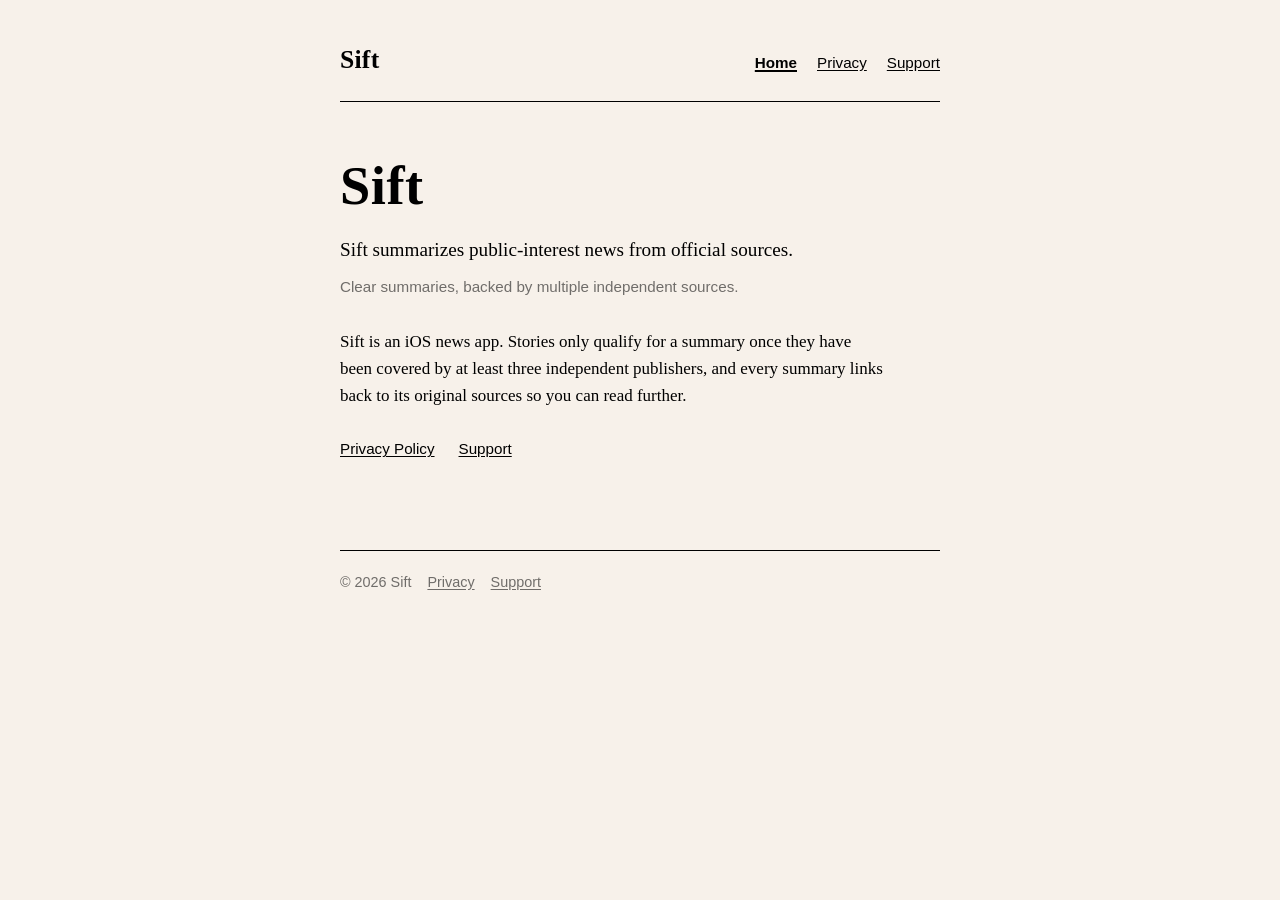
<file: index.html>
<!DOCTYPE html>
<html lang="en">
<head>
<meta charset="UTF-8">
<meta name="viewport" content="width=device-width, initial-scale=1">
<title>Sift</title>
<meta name="description" content="Sift summarizes public-interest news from official sources.">
<link rel="stylesheet" href="styles.css">
</head>
<body>
<div class="wrap">
  <header class="site-header">
    <a class="brand" href="index.html">Sift</a>
    <nav aria-label="Primary">
      <a href="index.html" aria-current="page">Home</a>
      <a href="privacy.html">Privacy</a>
      <a href="support.html">Support</a>
    </nav>
  </header>

  <main>
    <div class="hero">
      <h1 class="wordmark-hero">Sift</h1>
      <p class="tagline">Sift summarizes public-interest news from official sources.</p>
      <p class="supporting-line">Clear summaries, backed by multiple independent sources.</p>

      <p class="body-copy">
        Sift is an iOS news app. Stories only qualify for a summary once they have
        been covered by at least three independent publishers, and every summary
        links back to its original sources so you can read further.
      </p>

      <nav class="inline-links" aria-label="Site links">
        <a href="privacy.html">Privacy Policy</a>
        <a href="support.html">Support</a>
      </nav>
    </div>
  </main>

  <footer class="site-footer">
    <span>&copy; 2026 Sift</span>
    <a href="privacy.html">Privacy</a>
    <a href="support.html">Support</a>
  </footer>
</div>
</body>
</html>
</file>
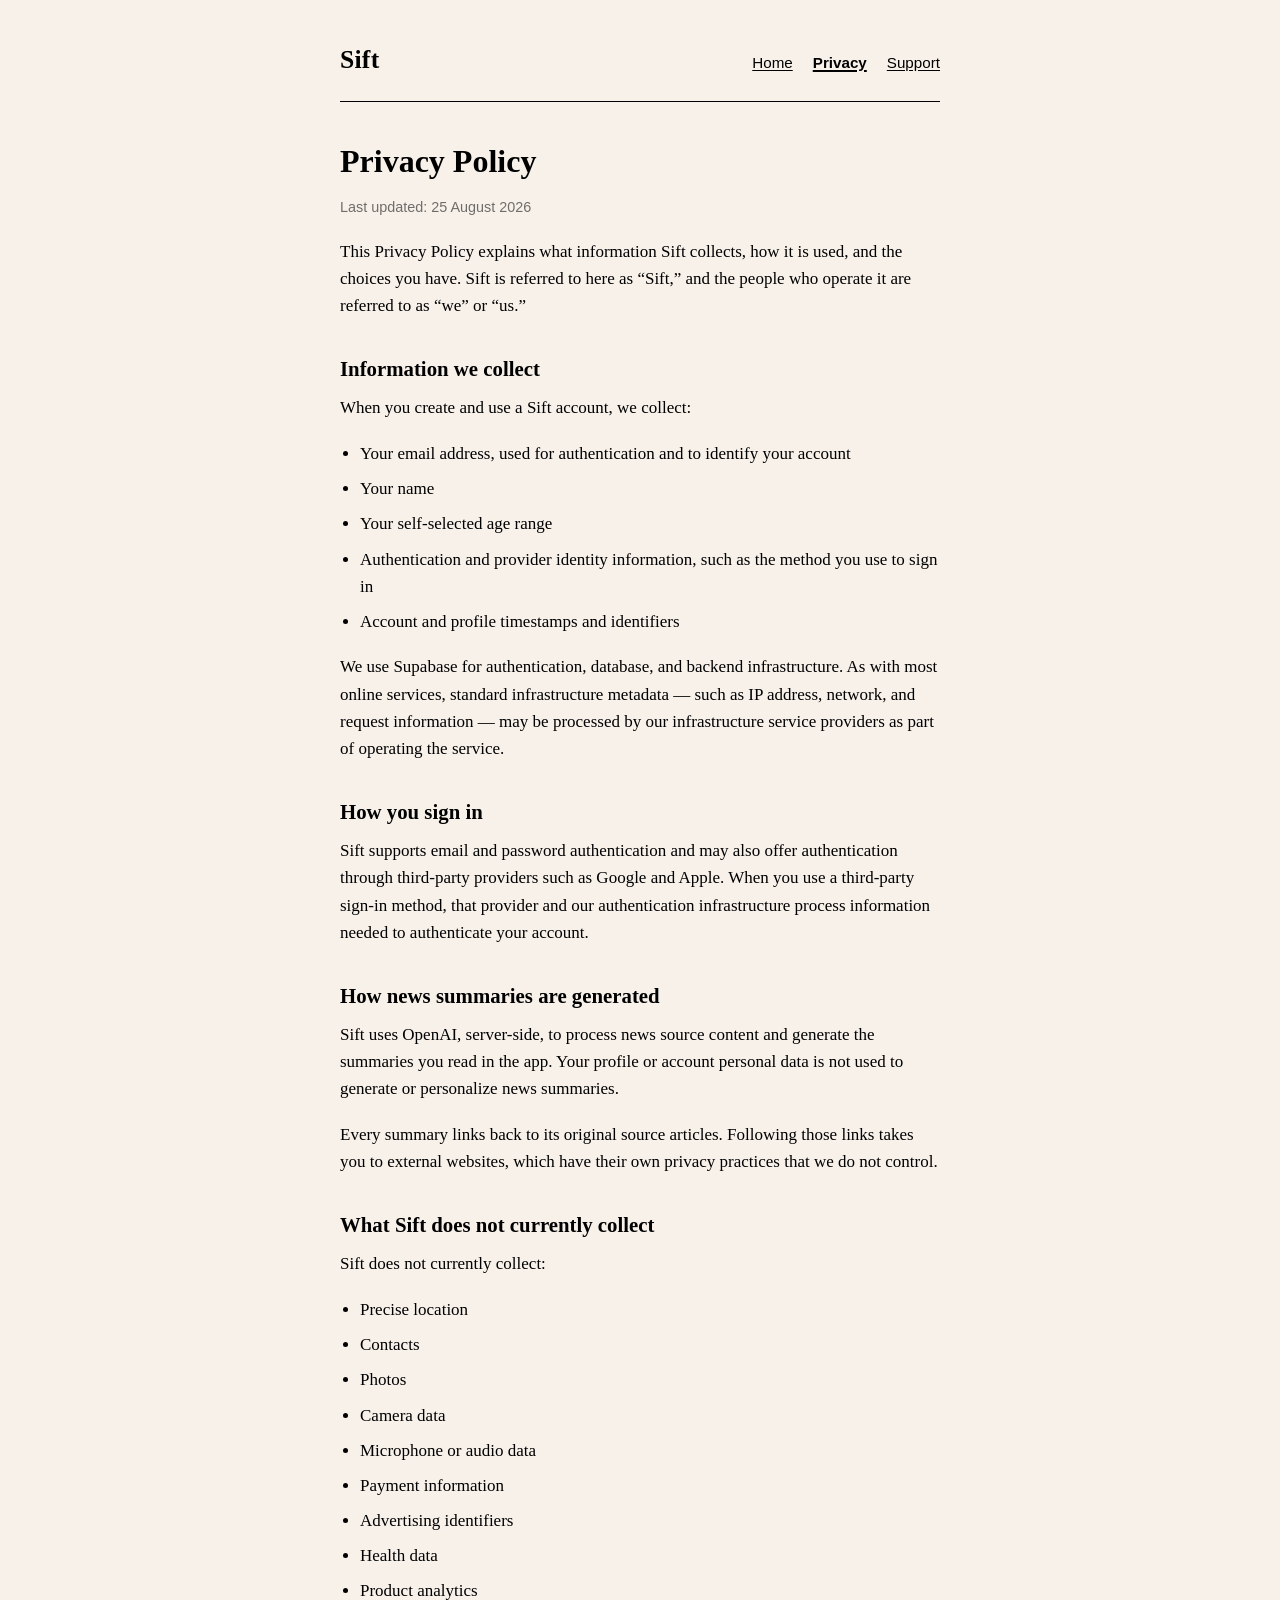
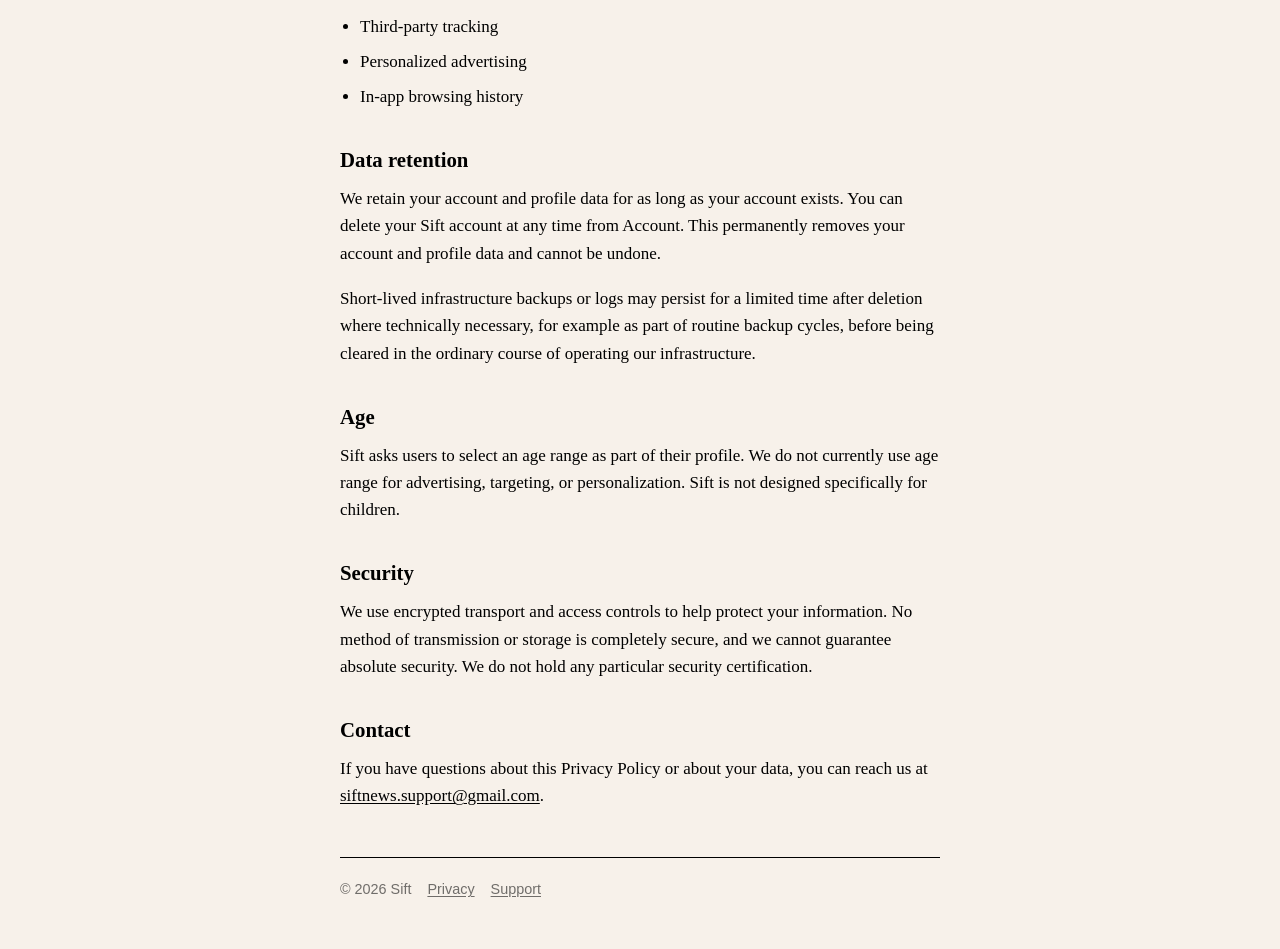
<file: privacy.html>
<!DOCTYPE html>
<html lang="en">
<head>
<meta charset="UTF-8">
<meta name="viewport" content="width=device-width, initial-scale=1">
<title>Privacy Policy — Sift</title>
<meta name="description" content="Privacy Policy for the Sift iOS app.">
<link rel="stylesheet" href="styles.css">
</head>
<body>
<div class="wrap">
  <header class="site-header">
    <a class="brand" href="index.html">Sift</a>
    <nav aria-label="Primary">
      <a href="index.html">Home</a>
      <a href="privacy.html" aria-current="page">Privacy</a>
      <a href="support.html">Support</a>
    </nav>
  </header>

  <main>
    <h1>Privacy Policy</h1>
    <p class="meta">Last updated: 25 August 2026</p>

    <p>
      This Privacy Policy explains what information Sift collects, how it is
      used, and the choices you have. Sift is referred to here as
      &ldquo;Sift,&rdquo; and the people who operate it are referred to as
      &ldquo;we&rdquo; or &ldquo;us.&rdquo;
    </p>

    <h2>Information we collect</h2>
    <p>When you create and use a Sift account, we collect:</p>
    <ul>
      <li>Your email address, used for authentication and to identify your account</li>
      <li>Your name</li>
      <li>Your self-selected age range</li>
      <li>Authentication and provider identity information, such as the method you use to sign in</li>
      <li>Account and profile timestamps and identifiers</li>
    </ul>
    <p>
      We use Supabase for authentication, database, and backend
      infrastructure. As with most online services, standard infrastructure
      metadata &mdash; such as IP address, network, and request information
      &mdash; may be processed by our infrastructure service providers as part
      of operating the service.
    </p>

    <h2>How you sign in</h2>
    <p>
      Sift supports email and password authentication and may also offer
      authentication through third-party providers such as Google and Apple.
      When you use a third-party sign-in method, that provider and our
      authentication infrastructure process information needed to
      authenticate your account.
    </p>

    <h2>How news summaries are generated</h2>
    <p>
      Sift uses OpenAI, server-side, to process news source content and
      generate the summaries you read in the app. Your profile or account
      personal data is not used to generate or personalize news summaries.
    </p>
    <p>
      Every summary links back to its original source articles. Following
      those links takes you to external websites, which have their own
      privacy practices that we do not control.
    </p>

    <h2>What Sift does not currently collect</h2>
    <p>Sift does not currently collect:</p>
    <ul>
      <li>Precise location</li>
      <li>Contacts</li>
      <li>Photos</li>
      <li>Camera data</li>
      <li>Microphone or audio data</li>
      <li>Payment information</li>
      <li>Advertising identifiers</li>
      <li>Health data</li>
      <li>Product analytics</li>
      <li>Third-party tracking</li>
      <li>Personalized advertising</li>
      <li>In-app browsing history</li>
    </ul>

    <h2>Data retention</h2>
    <p>
      We retain your account and profile data for as long as your account
      exists. You can delete your Sift account at any time from Account. This
      permanently removes your account and profile data and cannot be undone.
    </p>
    <p>
      Short-lived infrastructure backups or logs may persist for a limited
      time after deletion where technically necessary, for example as part of
      routine backup cycles, before being cleared in the ordinary course of
      operating our infrastructure.
    </p>

    <h2>Age</h2>
    <p>
      Sift asks users to select an age range as part of their profile. We do
      not currently use age range for advertising, targeting, or
      personalization. Sift is not designed specifically for children.
    </p>

    <h2>Security</h2>
    <p>
      We use encrypted transport and access controls to help protect your
      information. No method of transmission or storage is completely
      secure, and we cannot guarantee absolute security. We do not hold any
      particular security certification.
    </p>

    <h2>Contact</h2>
    <p>
      If you have questions about this Privacy Policy or about your data, you
      can reach us at
      <a href="mailto:siftnews.support@gmail.com">siftnews.support@gmail.com</a>.
    </p>
  </main>

  <footer class="site-footer">
    <span>&copy; 2026 Sift</span>
    <a href="privacy.html">Privacy</a>
    <a href="support.html">Support</a>
  </footer>
</div>
</body>
</html>
</file>
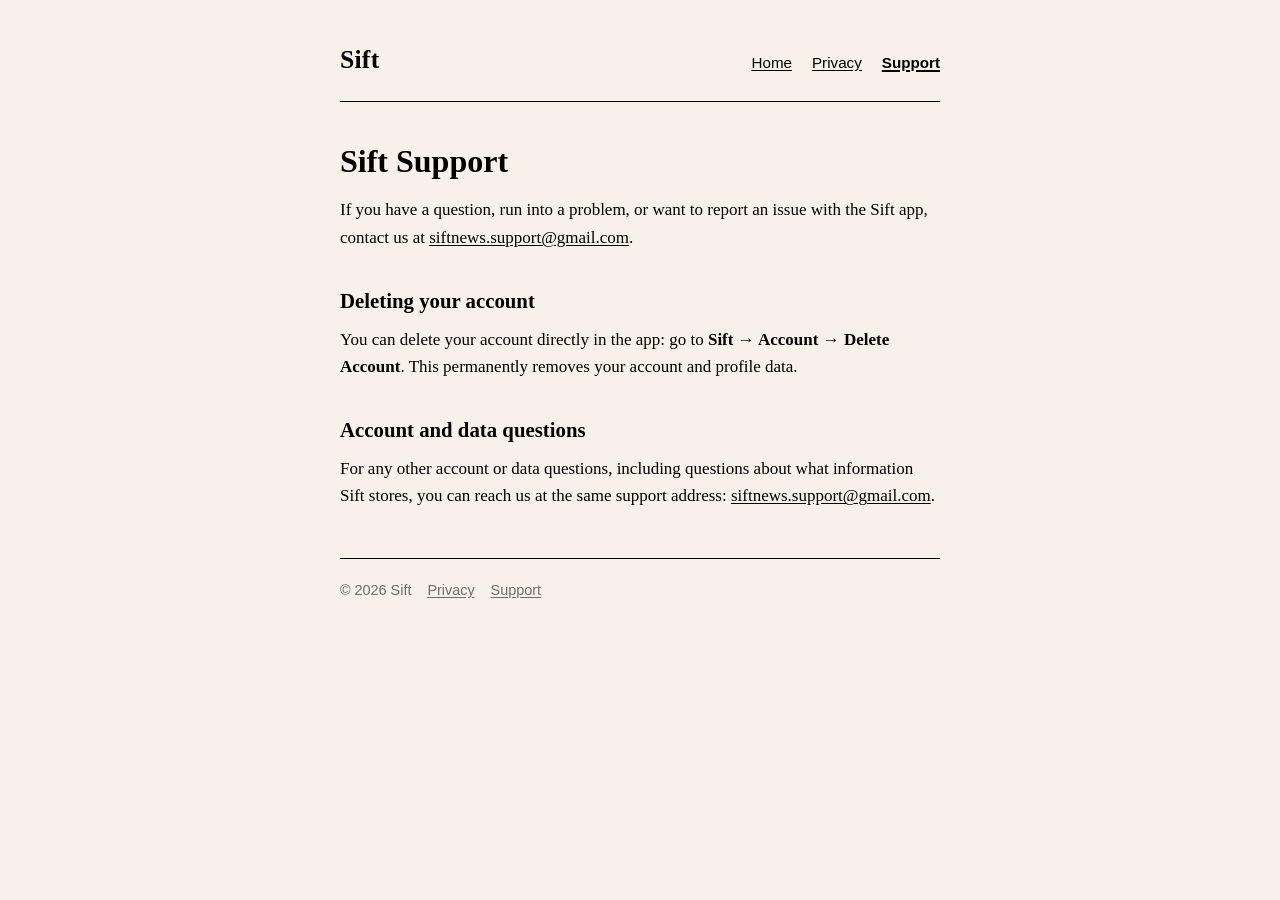
<file: support.html>
<!DOCTYPE html>
<html lang="en">
<head>
<meta charset="UTF-8">
<meta name="viewport" content="width=device-width, initial-scale=1">
<title>Support — Sift</title>
<meta name="description" content="Get support for the Sift iOS app.">
<link rel="stylesheet" href="styles.css">
</head>
<body>
<div class="wrap">
  <header class="site-header">
    <a class="brand" href="index.html">Sift</a>
    <nav aria-label="Primary">
      <a href="index.html">Home</a>
      <a href="privacy.html">Privacy</a>
      <a href="support.html" aria-current="page">Support</a>
    </nav>
  </header>

  <main>
    <h1>Sift Support</h1>

    <p>
      If you have a question, run into a problem, or want to report an issue
      with the Sift app, contact us at
      <a href="mailto:siftnews.support@gmail.com">siftnews.support@gmail.com</a>.
    </p>

    <h2>Deleting your account</h2>
    <p>
      You can delete your account directly in the app: go to
      <strong>Sift &rarr; Account &rarr; Delete Account</strong>. This
      permanently removes your account and profile data.
    </p>

    <h2>Account and data questions</h2>
    <p>
      For any other account or data questions, including questions about what
      information Sift stores, you can reach us at the same support address:
      <a href="mailto:siftnews.support@gmail.com">siftnews.support@gmail.com</a>.
    </p>
  </main>

  <footer class="site-footer">
    <span>&copy; 2026 Sift</span>
    <a href="privacy.html">Privacy</a>
    <a href="support.html">Support</a>
  </footer>
</div>
</body>
</html>
</file>
<file: styles.css>
/* Sift — public site styles
   Plain, editorial styling matching the Sift app's visual identity:
   warm paper background, black text/rules, bold serif for brand and
   headings, plain sans for interface chrome (nav/footer/meta). No
   frameworks, no external fonts, no JavaScript. */

:root {
  --color-bg: #f7f1ea;
  --color-fg: #000000;
  --color-muted: rgba(0, 0, 0, 0.55);
  --color-rule: #000000;

  /* ui-serif resolves to New York on Apple platforms — the same
     typeface the Sift app itself uses for its wordmark and headings.
     Falls back gracefully everywhere else. No web font is loaded. */
  --font-serif: ui-serif, Georgia, Cambria, "Times New Roman", Times, serif;
  --font-sans: -apple-system, BlinkMacSystemFont, "Segoe UI", Roboto, Helvetica, Arial, sans-serif;

  --measure: 40rem;
}

* {
  box-sizing: border-box;
}

html {
  -webkit-text-size-adjust: 100%;
}

body {
  margin: 0;
  background: var(--color-bg);
  color: var(--color-fg);
  font-family: var(--font-sans);
  line-height: 1.6;
}

.wrap {
  max-width: var(--measure);
  margin: 0 auto;
  padding: 2.5rem 1.25rem 3rem;
  overflow-wrap: break-word;
}

/* ---------------------------------------------------------------- */
/* Header / navigation                                              */
/* ---------------------------------------------------------------- */

header.site-header {
  display: flex;
  align-items: baseline;
  justify-content: space-between;
  flex-wrap: wrap;
  column-gap: 1.5rem;
  row-gap: 0.5rem;
  border-bottom: 1px solid var(--color-rule);
  margin-bottom: 2.5rem;
  padding-bottom: 1.25rem;
}

.site-header .brand {
  font-family: var(--font-serif);
  font-size: 1.6rem;
  font-weight: 700;
  text-decoration: none;
  color: var(--color-fg);
  letter-spacing: 0.01em;
}

.site-header nav {
  display: flex;
  flex-wrap: wrap;
  gap: 0.35rem 1.25rem;
  font-family: var(--font-sans);
  font-size: 0.95rem;
}

.site-header nav a {
  color: var(--color-fg);
  text-decoration: underline;
  text-underline-offset: 2px;
}

.site-header nav a[aria-current="page"] {
  font-weight: 700;
  text-decoration-thickness: 2px;
}

/* ---------------------------------------------------------------- */
/* Headings + body copy — serif, editorial                          */
/* ---------------------------------------------------------------- */

h1,
h2 {
  font-family: var(--font-serif);
  font-weight: 700;
  color: var(--color-fg);
}

h1 {
  font-size: 2rem;
  margin: 0 0 1rem;
  line-height: 1.2;
}

h2 {
  font-size: 1.3rem;
  margin: 2.25rem 0 0.75rem;
  line-height: 1.3;
}

p,
li {
  font-family: var(--font-serif);
  font-size: 1.0625rem;
}

p {
  margin: 0 0 1.15rem;
}

ul {
  margin: 0 0 1.15rem;
  padding-left: 1.25rem;
}

li {
  margin-bottom: 0.5rem;
}

strong {
  font-weight: 700;
}

a {
  color: var(--color-fg);
  text-decoration: underline;
  text-underline-offset: 2px;
}

a:hover {
  color: var(--color-muted);
}

a:focus-visible {
  outline: 2px solid var(--color-fg);
  outline-offset: 3px;
}

/* ---------------------------------------------------------------- */
/* Home page hero                                                    */
/* ---------------------------------------------------------------- */

.hero {
  padding: 1rem 0 2.5rem;
}

.hero .wordmark-hero {
  font-family: var(--font-serif);
  font-weight: 700;
  font-size: clamp(2.4rem, 8vw, 3.4rem);
  line-height: 1.05;
  letter-spacing: 0.01em;
  margin: 0 0 1.25rem;
}

.hero .tagline {
  font-family: var(--font-serif);
  font-size: 1.2rem;
  margin: 0 0 0.6rem;
}

.hero .supporting-line {
  font-family: var(--font-sans);
  font-size: 0.95rem;
  color: var(--color-muted);
  margin: 0 0 1.75rem;
}

.hero p.body-copy {
  max-width: 34rem;
}

.inline-links {
  display: flex;
  flex-wrap: wrap;
  column-gap: 1.5rem;
  row-gap: 0.5rem;
  margin-top: 1.75rem;
  font-family: var(--font-sans);
  font-size: 0.95rem;
}

/* ---------------------------------------------------------------- */
/* Utility text                                                       */
/* ---------------------------------------------------------------- */

.meta {
  font-family: var(--font-sans);
  color: var(--color-muted);
  font-size: 0.9rem;
}

/* ---------------------------------------------------------------- */
/* Footer                                                             */
/* ---------------------------------------------------------------- */

footer.site-footer {
  border-top: 1px solid var(--color-rule);
  margin-top: 3rem;
  padding-top: 1.25rem;
  font-family: var(--font-sans);
  font-size: 0.9rem;
  color: var(--color-muted);
  display: flex;
  flex-wrap: wrap;
  gap: 1rem;
  align-items: center;
}

footer.site-footer a {
  color: var(--color-muted);
  text-decoration: underline;
  text-underline-offset: 2px;
}

/* ---------------------------------------------------------------- */
/* Small screens                                                      */
/* ---------------------------------------------------------------- */

@media (max-width: 480px) {
  .wrap {
    padding: 1.5rem 1rem 2rem;
  }

  h1 {
    font-size: 1.7rem;
  }
}
</file>
